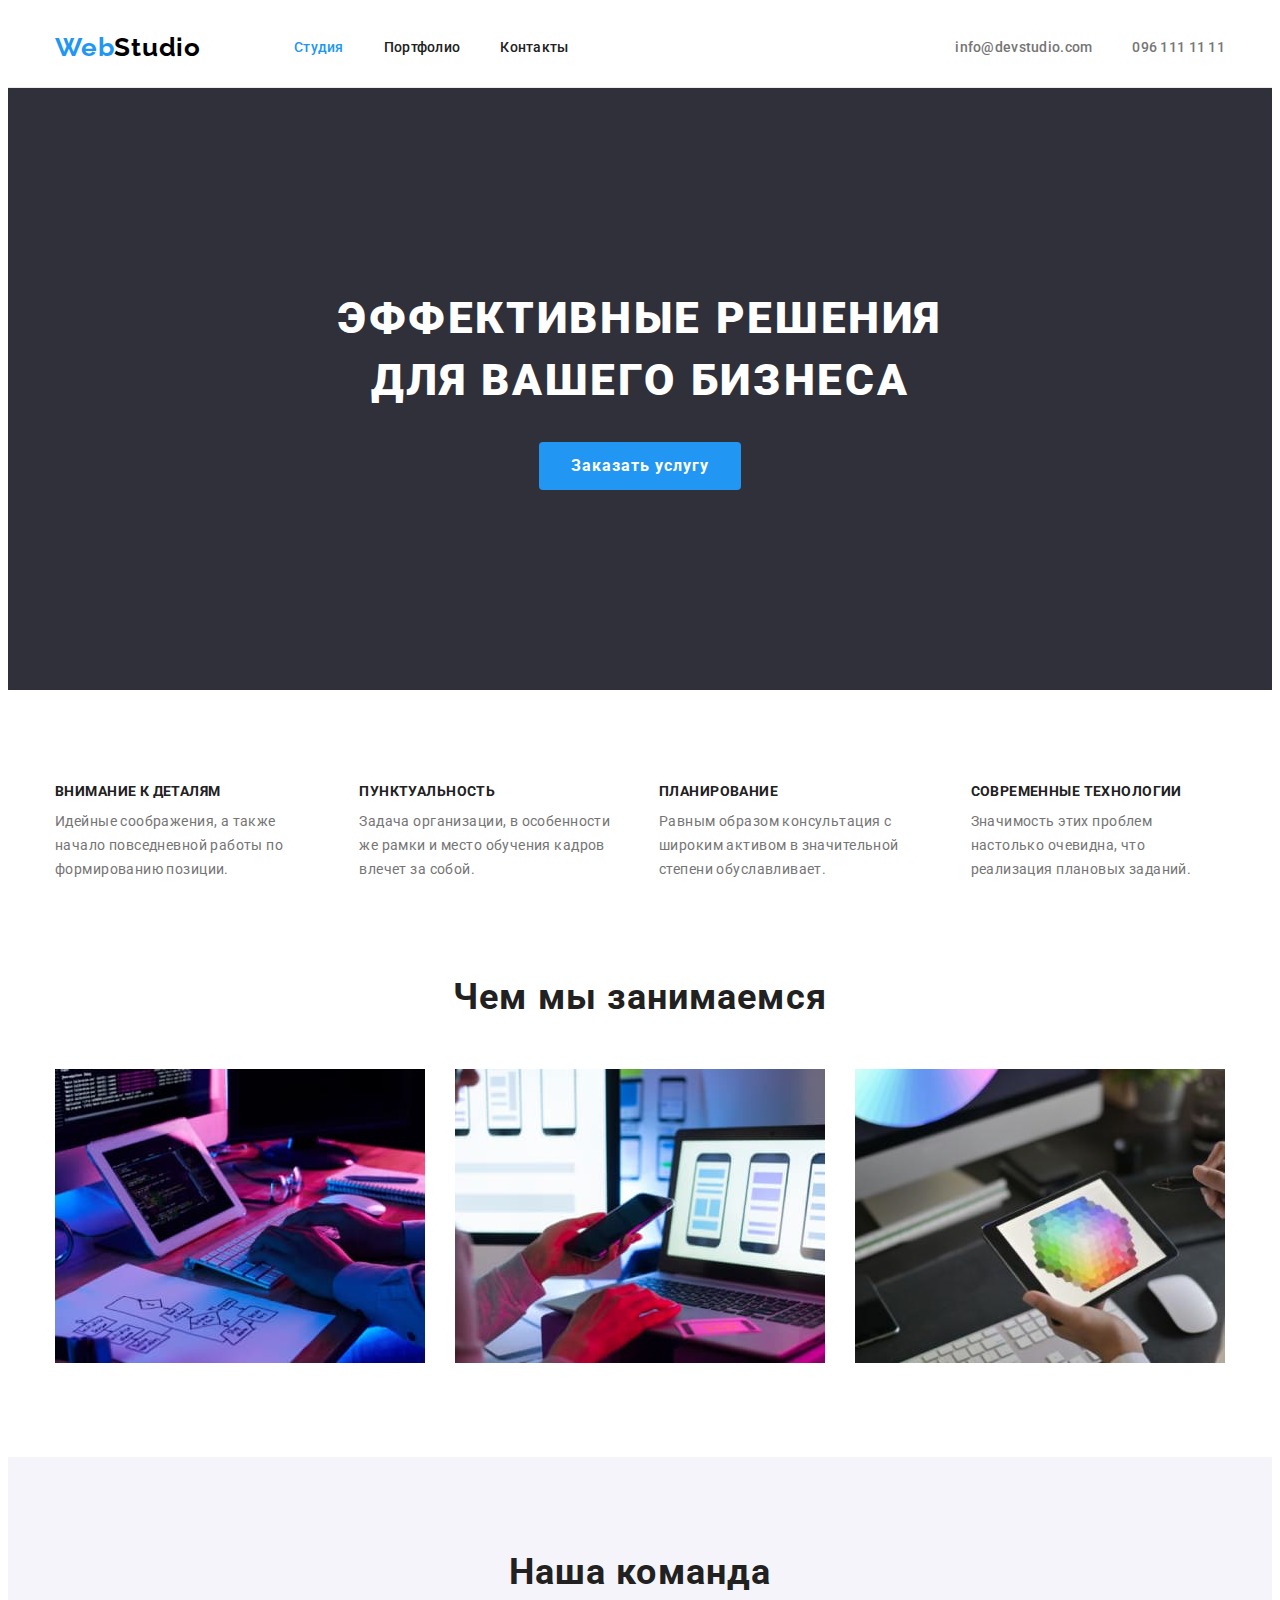
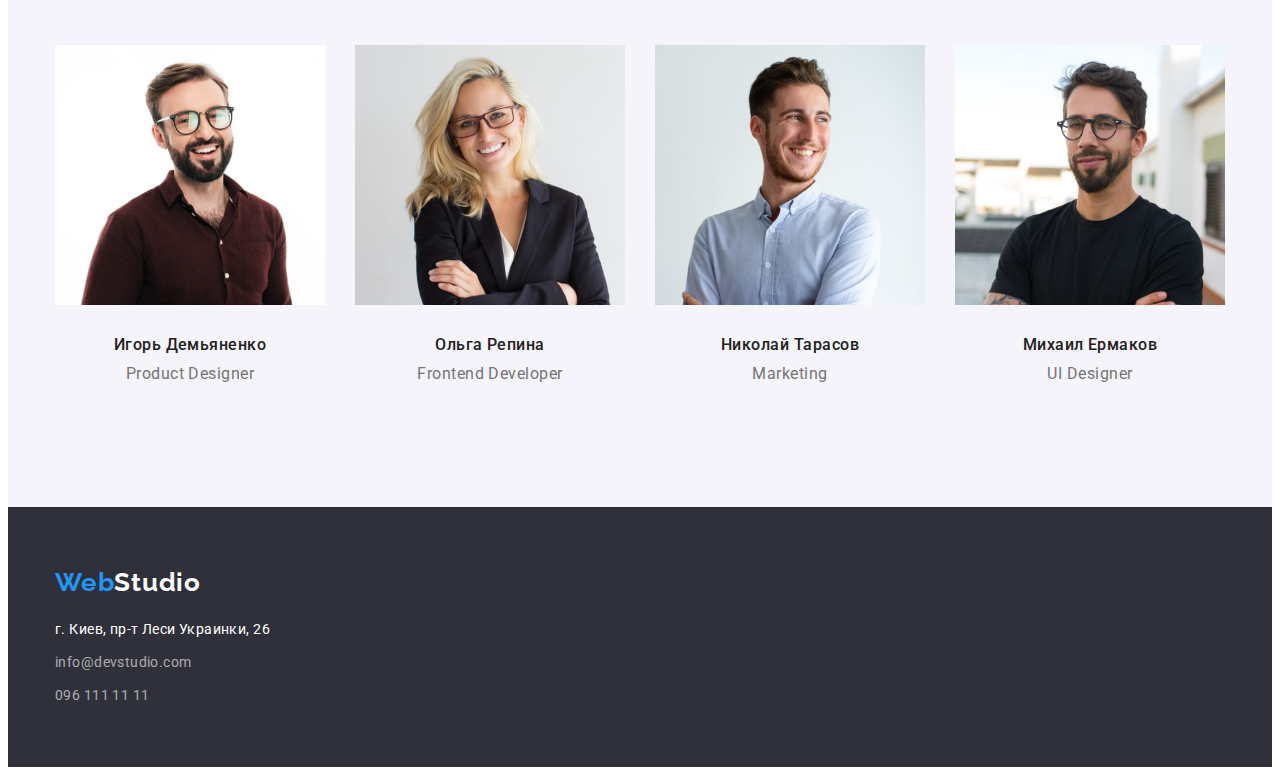
<file: index.html>
<!DOCTYPE html>
<html lang="ru">
<head>
    <meta charset="UTF-8">
    <meta http-equiv="X-UA-Compatible" content="IE=edge">
    <meta name="viewport" content="width=device-width, initial-scale=1.0">
    <title>Студия</title>
<link rel="preconnect" href="https://fonts.googleapis.com">
<link rel="preconnect" href="https://fonts.gstatic.com" crossorigin>
<link href="https://fonts.googleapis.com/css2?family=Raleway:wght@700&family=Roboto:wght@400;500;700;900&display=swap"
      rel="stylesheet">
<link rel="stylesheet" href="https://cdnjs.cloudflare.com/ajax/libs/modern-normalize/1.1.0/modern-normalize.min.css"
    integrity="sha512-wpPYUAdjBVSE4KJnH1VR1HeZfpl1ub8YT/NKx4PuQ5NmX2tKuGu6U/JRp5y+Y8XG2tV+wKQpNHVUX03MfMFn9Q=="
    crossorigin="anonymous" referrerpolicy="no-referrer" />
<link rel="stylesheet" href="./css/styles.css">
</head>
<body class="body">
<!-- header -->
<header class="header">
    <!-- навигация -->
        <div class="main-nav container">
            <nav class="navigation">
            <a href="./index.html" class="logo logo-h">Web<span class="logo-header">Studio</span></a>
            <ul class="site-nav">
                <li class="nav-item"><a href="./index.html" class="nav-link current">Студия</a></li>
                <li class="nav-item"><a href="./portfolio.html" class="nav-link">Портфолио</a></li>
                <li class="nav-item"><a href="/" class="nav-link">Контакты</a></li>
            </ul>
        </nav>
        <ul class="header-info">
            <li class="nav-item"><a href="mailto:info@devstudio.com" class="contacts-header">info@devstudio.com</a></li>
            <li class="nav-item"><a href="tel:+380961111111" class="contacts-header">096 111 11 11</a></li>
        </ul>
    </div>
</header>  
    <main>
<!-- hero -->
<section class="hero">
        <h1 class="hero-title">Эффективные решения <br>для вашего бизнеса</h1>
        <button type="button" class="hero-button">Заказать услугу</button>
</section>
<!-- особенности -->
<section class="section">
<div class="container">
        <h2 class="vis-hiden">Особенности</h2>
        <ul class="features">
            <li class="title-txt">
                <h3 class="title">Внимание к деталям</h3>
                <p class="text">Идейные соображения, а также начало повседневной работы по формированию позиции.</p>
            </li>
            <li class="title-txt">
                <h3 class="title">Пунктуальность</h3>
                <p class="text">Задача организации, в особенности же рамки и место обучения кадров влечет за собой.</p>
            </li>
            <li class="title-txt">
                <h3 class="title">Планирование</h3>
                <p class="text">Равным образом консультация с широким активом в значительной степени обуславливает.</p>
            </li>
            <li class="title-txt">
                <h3 class="title">Современные технологии</h3>
                <p class="text">Значимость этих проблем настолько очевидна, что реализация плановых заданий.</p>
            </li>
        </ul>
</div>
</section>
<!-- чем мы занимаемся -->
<section class="section section-work">
        <div class="container">
            <h2 class="section-title">Чем мы занимаемся</h2>
            <ul class="work">
                <li class="work-list">
                    <img src="./images/programming.jpg" alt="Програмирование" width="370" />
                </li>
                <li class="work-list">
                    <img src="./images/development.jpg" alt="Разработка" width="370" />
                </li>
                <li class="work-list">
                    <img src="./images/design.jpg" alt="Дизайн" width="370" />
                </li>
            </ul>
        </div>
</section>
<!-- команда -->
<section class="section section-team">
    <div class="container">
        <h2 class="section-title">Наша команда</h2>
        <ul class="team">
            <li class="team-unit">
                <img src="./images/product_designer.jpg" alt="Игорь Демьяненко" width="370" />
                <div class="team-txt">
                    <h3 class="team-title">Игорь Демьяненко</h3>
                <p lang="en" class="team-post">Product Designer</p>
                </div>
            </li>
            <li class="team-unit">
                <img src="./images/frontend_developer.jpg" alt="Ольга Репина" width="370" />
                <div class="team-txt">
                    <h3 class="team-title">Ольга Репина</h3>
                <p lang="en" class="team-post">Frontend Developer</p>
                </div>
            </li>
            <li class="team-unit">
                <img src="./images/marketing.jpg" alt="Николай Тарасов" width="370" />
                <div class="team-txt">
                    <h3 class="team-title">Николай Тарасов</h3>
                <p lang="en" class="team-post">Marketing</p>
                </div>
            </li>
            <li class="team-unit">
                <img src="./images/ui_designer.jpg" alt="Михаил Ермаков" width="370" />
               <div class="team-txt">
                    <h3 class="team-title">Михаил Ермаков</h3>
                <p lang="en" class="team-post">UI Designer</p>
               </div>
            </li>
        </ul>
    </div>
    </section>
</main>
<!-- footer -->
<footer class="footer">
    <div class="container">
       <a href="./index.html" class="logo logo-f">Web<span class="logo-footer">Studio</span></a>
        <address>
            <ul class="footer-info">
                <li class="footer-item"><a href="https://goo.gl/maps/7974E7wmpm6zUWJ98"
                        class="contacts-footer location">г. Киев, пр-т Леси
                        Украинки, 26</a>
                </li>
                <li class="footer-item"><a href="mailto:info@devstudio.com" class="contacts-footer">info@devstudio.com</a></li>
                <li class="footer-item"><a href="tel:+380961111111" class="contacts-footer">096 111 11 11</a></li>
            </ul>
        </address>
    </div>
</footer>
</body>

</html>
</file>
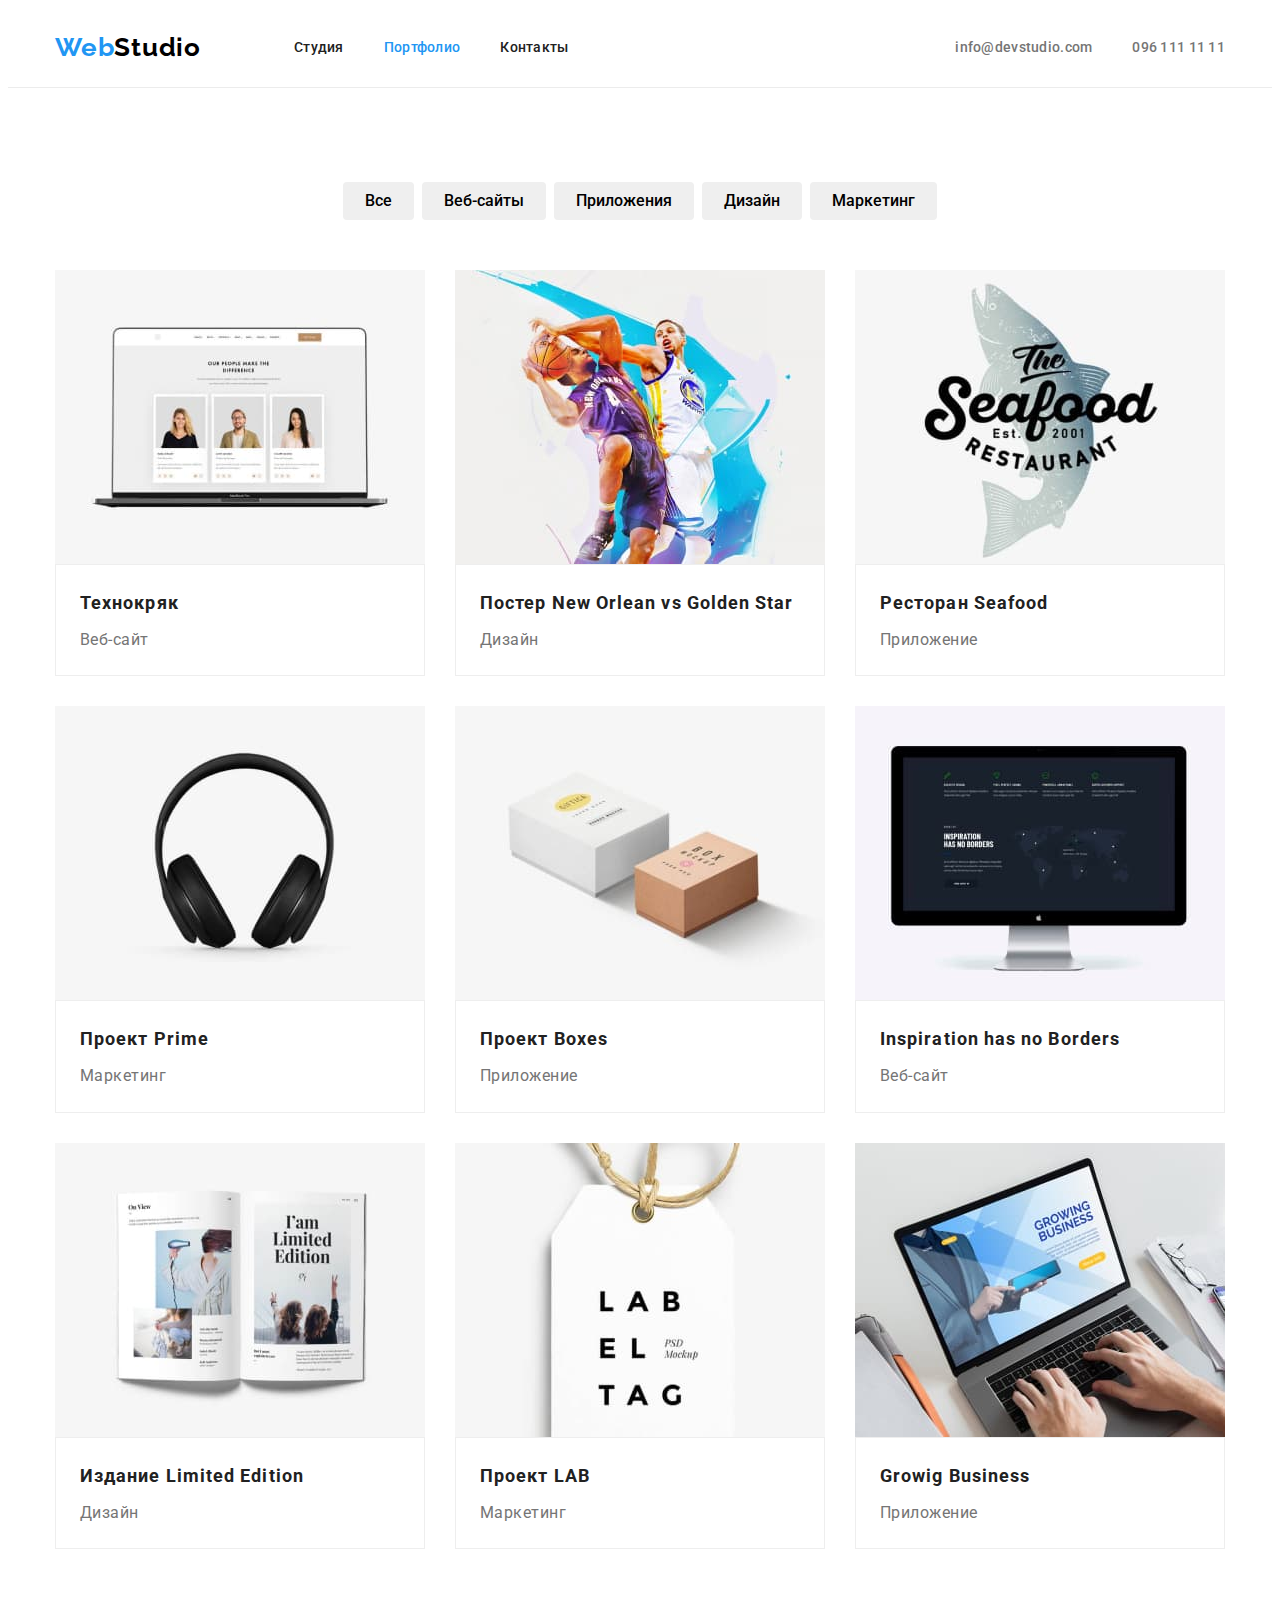
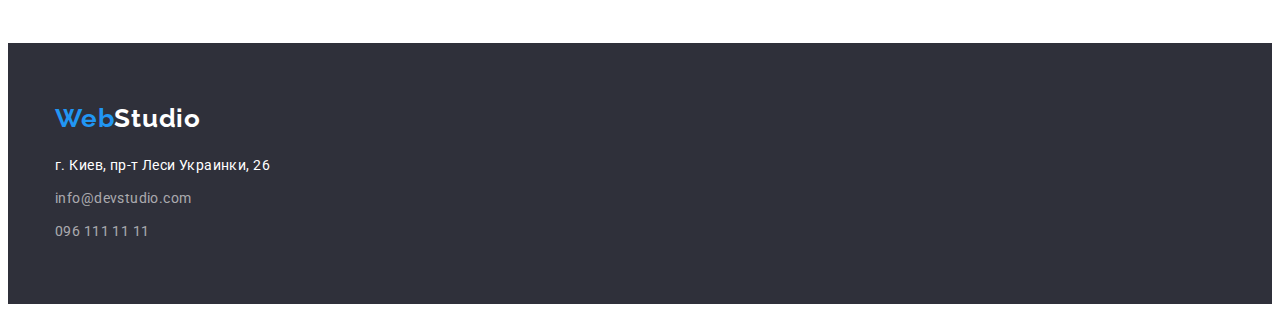
<file: portfolio.html>
<!DOCTYPE html>
<html lang="ru">
<head>
    <meta charset="UTF-8">
    <meta http-equiv="X-UA-Compatible" content="IE=edge">
    <meta name="viewport" content="width=device-width, initial-scale=1.0">
    <title>Портфолио</title>
<link rel="preconnect" href="https://fonts.googleapis.com">
<link rel="preconnect" href="https://fonts.gstatic.com" crossorigin>
<link href="https://fonts.googleapis.com/css2?family=Raleway:wght@700&family=Roboto:wght@400;500;700;900&display=swap"
      rel="stylesheet">
    <link rel="stylesheet" href="https://cdnjs.cloudflare.com/ajax/libs/modern-normalize/1.1.0/modern-normalize.min.css"
        integrity="sha512-wpPYUAdjBVSE4KJnH1VR1HeZfpl1ub8YT/NKx4PuQ5NmX2tKuGu6U/JRp5y+Y8XG2tV+wKQpNHVUX03MfMFn9Q=="
        crossorigin="anonymous" referrerpolicy="no-referrer" />
    <link rel="stylesheet" href="./css/styles.css">
</head>
<body class="body">
    <!-- header -->
<header class="header">
    <!-- навигация -->
    <div class="main-nav container">
        <nav class="navigation">
            <a href="./index.html" class="logo logo-h">Web<span class="logo-header">Studio</span></a>
            <ul class="site-nav">
                <li class="nav-item"><a href="./index.html" class="nav-link">Студия</a></li>
                <li class="nav-item"><a href="./portfolio.html" class="nav-link current">Портфолио</a></li>
                <li class="nav-item"><a href="/" class="nav-link">Контакты</a></li>
            </ul>
        </nav>
        <ul class="header-info">
            <li class="nav-item"><a href="mailto:info@devstudio.com" class="contacts-header">info@devstudio.com</a></li>
            <li class="nav-item"><a href="tel:+380961111111" class="contacts-header">096 111 11 11</a></li>
        </ul>
    </div>
    </header>
    <main>
    <!-- кнопки -->
    <section class="section">
       <div class="container">
            <h1 class="vis-hiden">Портфолио</h1>
            <ul class="filter">
                <li class="filter-btn"><button type="button" class="button">Все</button></li>
                <li class="filter-btn"><button type="button" class="button">Веб-сайты</button></li>
                <li class="filter-btn"><button type="button" class="button">Приложения</button></li>
                <li class="filter-btn"><button type="button" class="button">Дизайн</button></li>
                <li class="filter-btn"><button type="button" class="button">Маркетинг</button></li>
            </ul>
    <!-- галерея портфолио -->
            <ul class="portfolio">
                <li class="item">
                    <img src="./images/tekhno.jpg" alt="Технокряк" width="370" />
                    <div class="port-txt">
                    <h2 class="port-title">Технокряк</h2>
                    <p class="port-branch">Веб-сайт</p>
                    </div>
                </li>
                <li class="item">
                    <img src="./images/no_gs.jpg" alt="Постер New Orlean vs Golden Star" width="370" />
                    <div class="port-txt">
                    <h2 class="port-title">Постер New Orlean vs Golden Star</h2>
                    <p class="port-branch">Дизайн</p>
                    </div>
                </li>
                <li class="item">
                    <img src="./images/seeafood.jpg" alt="Ресторан Seafood" width="370" />
                    <div class="port-txt">
                    <h2 class="port-title">Ресторан Seafood</h2>
                    <p class="port-branch">Приложение</p>
                    </div>
                </li>
                <li class="item">
                    <img src="./images/prime.jpg" alt="Проект Prime" width="370" />
                    <div class="port-txt">
                    <h2 class="port-title">Проект Prime</h2>
                    <p class="port-branch">Маркетинг</p>
                    </div>
                </li>
                <li class="item">
                    <img src="./images/boxes.jpg" alt="Проект Boxes" width="370" />
                    <div class="port-txt">
                    <h2 class="port-title">Проект Boxes</h2>
                    <p class="port-branch">Приложение</p>
                    </div>
                </li>
                <li class="item">
                    <img src="./images/inspiration.jpg" alt="Inspiration has no Borders" width="370" />
                    <div class="port-txt">
                    <h2 class="port-title" lang="en">Inspiration has no Borders</h2>
                    <p class="port-branch">Веб-сайт</p>
                    </div>
                </li>
                <li class="item">
                    <img src="./images/ltd_edition.jpg" alt="Издание Limited Edition" width="370" />
                    <div class="port-txt">
                    <h2 class="port-title">Издание Limited Edition</h2>
                    <p class="port-branch">Дизайн</p>
                    </div>
                </li>
                <li class="item">
                    <img src="./images/lab.jpg" alt="Проект LAB" width="370" />
                    <div class="port-txt">
                    <h2 class="port-title">Проект LAB</h2>
                    <p class="port-branch">Маркетинг</p>
                    </div>
                </li>
                <li class="item">
                    <img src="./images/gr_bussines.jpg" alt="Growing Business" width="370" />
                    <div class="port-txt">
                    <h2 class="port-title" lang="en">Growig Business</h2>
                    <p class="port-branch">Приложение</p>
                    </div>
                </li>
            </ul>
       </div>
    </section>
    </main>
<!-- footer -->
<footer class="footer">
    <div class="container">
        <a href="./index.html" class="logo logo-f">Web<span class="logo-footer">Studio</span></a>
        <address>
            <ul class="footer-info">
                <li class="footer-item"><a href="https://goo.gl/maps/7974E7wmpm6zUWJ98"
                        class="contacts-footer location">г. Киев, пр-т Леси
                        Украинки, 26</a>
                </li>
                <li class="footer-item"><a href="mailto:info@devstudio.com"
                        class="contacts-footer">info@devstudio.com</a></li>
                <li class="footer-item"><a href="tel:+380961111111" class="contacts-footer">096 111 11 11</a></li>
            </ul>
        </address>
    </div>
</footer>
</body>

</html>
</file>
<file: css/styles.css>
:root {
  --title-text-color: #212121;
  --secondary-background-color: #f5f4fa;
  --primary-text-color: #757575;
  --accent-color: #2196f3;
  --primary-font: "Roboto";
  --secondary-font: "Raleway";
}

*,
*::before,
*::after {
  box-sizing: border-box;
}

body {
  color: var(--title-text-color);
  font-family: var(--primary-font), sans-serif;
  background-color: #ffffff;
}

address {
  font-style: normal;
}

ul,
ol {
  list-style: none;
  margin: 0;
  padding: 0;
}

h1,
h2,
h3,
h4,
h5,
h6,
p {
  margin: 0;
}

a {
  text-decoration: none;
}

img {
  display: block;
  max-width: 100%;
  height: auto;
}
/* ===container=== */
.container {
  margin-left: auto;
  margin-right: auto;
  padding-left: 15px;
  padding-right: 15px;
  width: 1200px;
}
/* ================================================ */

/* скрытые элементы */
.vis-hiden {
  width: 1px;
  height: 1px;
  visibility: hidden;
  margin-top: -1px;
}

/* ===навигация сайта===, ===header=== */

.header {
  border-bottom: 1px solid #ececec;
}

.main-nav {
  display: flex;
}

.header-info {
  margin-left: auto;
}
.site-nav,
.header-info {
  display: flex;
}

.navigation {
  display: flex;
  align-items: center;
}

.nav-item {
  margin-right: 40px;
}
.nav-item:last-child {
  margin-right: 0;
}

.nav-link,
.contacts-header {
  padding: 32px 0;
  display: block;
  color: var(--title-text-color);
  font-weight: 500;
  font-size: 14px;
  line-height: 1.1;
  letter-spacing: 0.02em;
}
.contacts-header {
  color: var(--primary-text-color);
}

.nav-link:focus,
.contacts-header:hover,
.nav-link:hover,
.contacts-header:focus,
.nav-link.current {
  color: var(--accent-color);
}

/* ============================================= */

/* логотип студии */
.logo {
  display: inline-block;
  color: var(--accent-color);
  font-family: var(--secondary-font);
  font-weight: 700;
  font-size: 26px;
  line-height: 1.2;
  letter-spacing: 0.03em;
}

.logo.logo-h {
  margin-right: 93px;
}

.logo-header {
  color: #000000;
}
.logo-footer {
  color: #ffffff;
}
/* =============================================== */

/* страница ===студия=== */

/* герой */
.hero {
  text-align: center;
  background-color: #2f303a;
  padding: 200px 0;
}

.hero-button {
  border-radius: 4px;
  border: transparent;
  display: inline-block;
  padding: 10px 32px;
  font-family: inherit;
  font-weight: 700;
  font-size: 16px;
  line-height: 1.8;
  letter-spacing: 0.06em;
  cursor: pointer;
  color: #ffffff;
  background: var(--accent-color);
}

.hero-title {
  margin-bottom: 30px;
  color: #ffffff;
  font-weight: 900;
  font-size: 44px;
  line-height: 1.4;
  letter-spacing: 0.06em;
  text-transform: uppercase;
}
/* ========================================== */

/* заголовки секций студии */
.section {
  padding: 94px 0;
}

.section-title {
  text-align: center;
  margin-bottom: 50px;
  font-weight: 700;
  font-size: 36px;
  line-height: 1.2;
  letter-spacing: 0.03em;
}
/* ========================================= */

/* особенности */
.features {
  display: flex;
}

.title {
  margin-bottom: 10px;
  color: var(--title-text-color);
  font-weight: 700;
  font-size: 14px;
  line-height: 1.14;
  letter-spacing: 0.03em;
  text-transform: uppercase;
}

.text {
  color: var(--primary-text-color);
  font-size: 14px;
  line-height: 1.71;
  letter-spacing: 0.03em;
}

.title-txt {
  margin-right: 30px;
}

.title-txt:last-child {
  margin-right: 0;
}

/* ======================================== */

/* чем мы занимаемся */
.section-work {
  padding-top: 0;
}

.work {
  display: flex;
}

.work-list {
  margin-right: 30px;
}

.work-list:last-child {
  margin-right: 0;
}
/* ======================================== */

/* команда */
.section-team {
  background-color: var(--secondary-background-color);
}
.team-txt {
  padding: 30px 0;
}

.team {
  margin-left: -30px;
  display: flex;
  wrap: wrap;
}

.team-unit {
  flex-basis: calc(100% / 4 - 30px);
  margin-left: 30px;
}

.team-title {
  margin-bottom: 10px;
  text-align: center;
  font-weight: 500;
  font-size: 16px;
  line-height: 1.2;
  letter-spacing: 0.03em;
}

.team-post {
  text-align: center;
  color: var(--primary-text-color);
  font-size: 16px;
  line-height: 1.2;
  letter-spacing: 0.03em;
}
/* ============================================ */

/* страница ===портфолио===*/

/* кнопки портфолио */
.filter-btn {
  margin-right: 8px;
}

.filter-btn:last-child {
  margin-right: 0;
}

.button:hover,
.button:focus {
  color: var(--accent-color);
}
.button:active {
  background-color: var(--accent-color);
  color: #ffffff;
}

.filter {
  margin-bottom: 50px;
  display: flex;
  justify-content: center;
}

.button {
  border: transparent;
  border-radius: 4px;
  text-align: center;
  padding: 6px 22px;
  font-family: inherit;
  cursor: pointer;
  font-weight: 500;
  font-size: 16px;
  line-height: 1.6;
}
/* ============================================= */

/* галерея портфолио */
.portfolio {
  display: flex;
  flex-wrap: wrap;
  margin-left: -30px;
  margin-top: -30px;
}

.item {
  flex-basis: calc(100% / 3 - 30px);
  margin-left: 30px;
  margin-top: 30px;
}
.port-txt {
  border: 1px solid #eeeeee;
  padding: 20px 24px;
}

.port-title {
  margin-bottom: 4px;
  font-weight: 700;
  font-size: 18px;
  line-height: 2;
  letter-spacing: 0.06em;
}

.port-branch {
  color: var(--primary-text-color);
  font-size: 16px;
  line-height: 1.9;
  letter-spacing: 0.03em;
}
/* ================================================ */

/* ===футер=== */
.footer {
  background: #2f303a;
  padding: 60px 0;
}
.logo.logo-f {
  margin-bottom: 20px;
}

/* footer contacts  */
.contacts-footer {
  font-size: 14px;
  line-height: 1.7;
  letter-spacing: 0.03em;
  color: rgba(255, 255, 255, 0.6);
}

.contacts-footer.location {
  color: #ffffff;
}

.contacts-footer:focus,
.contacts-footer:hover {
  color: var(--accent-color);
}

.footer-item {
  margin-bottom: 9px;
}
.footer-item:last-child {
  margin-bottom: 0;
}
/* =================== end of css ================== */
</file>
